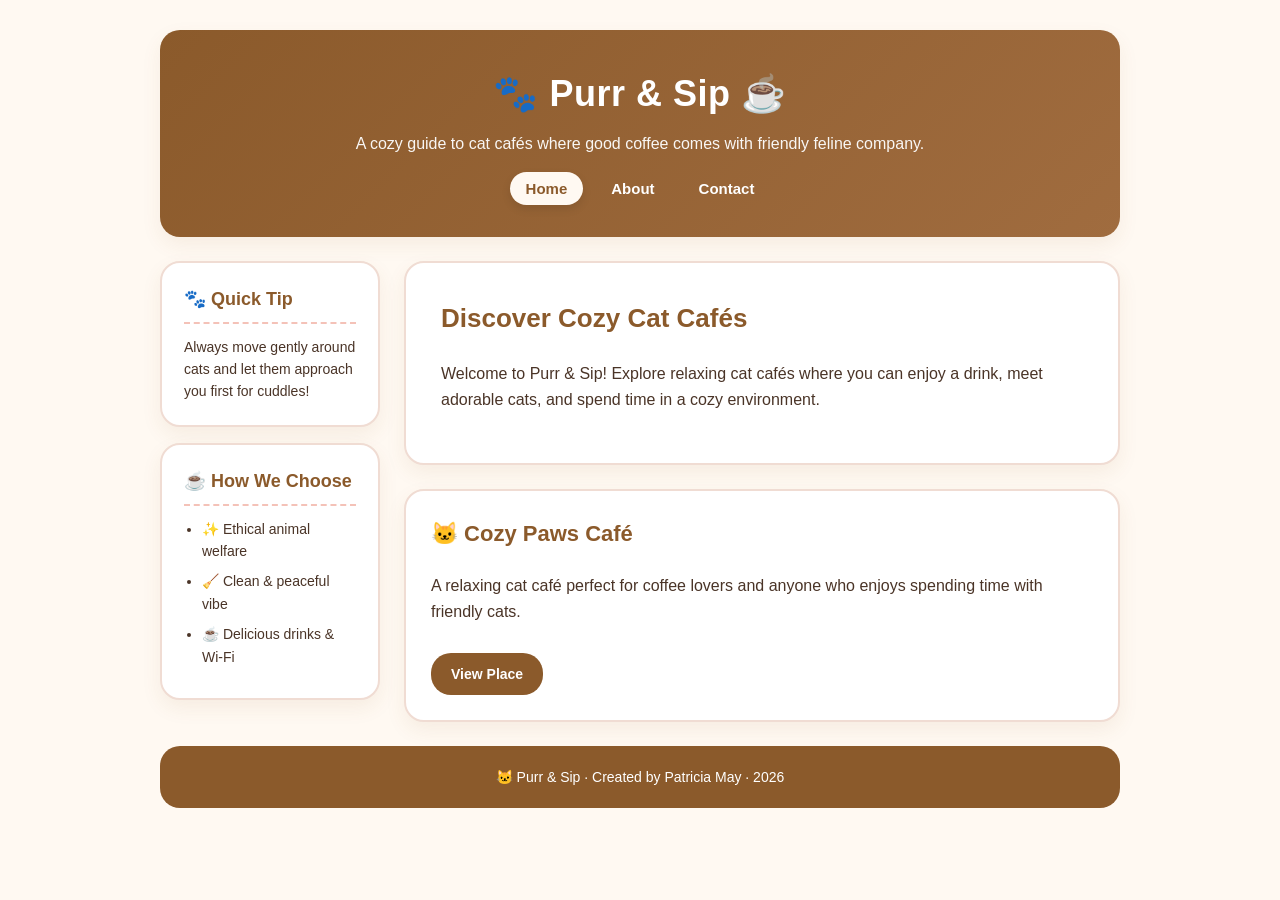
<file: index.html>
<!DOCTYPE html>
<html lang="en">
<head>
    <meta charset="UTF-8">
    <meta name="viewport" content="width=device-width, initial-scale=1.0">
    <title>Purr & Sip | Cat Café Guide</title>
    <link rel="stylesheet" href="style.css">
</head>
<body>
    <div class="page">
        <!-- MASTHEAD -->
        <header>
            <h1>🐾 Purr & Sip ☕</h1>
            <p>A cozy guide to cat cafés where good coffee comes with friendly feline company.</p>
            <nav>
                <ul>
                    <li><a href="index.html" class="active">Home</a></li>
                    <li><a href="about.html">About</a></li>
                    <li><a href="contact.html">Contact</a></li>
                </ul>
            </nav>
        </header>

        <!-- SIDEBAR (TASK 3 REQUIREMENT) -->
        <aside>
            <div class="sidebar-card">
                <h3>🐾 Quick Tip</h3>
                <p>Always move gently around cats and let them approach you first for cuddles!</p>
            </div>
            <div class="sidebar-card">
                <h3>☕ How We Choose</h3>
                <ul>
                    <li>✨ Ethical animal welfare</li>
                    <li>🧹 Clean & peaceful vibe</li>
                    <li>☕ Delicious drinks & Wi-Fi</li>
                </ul>
            </div>
        </aside>

        <!-- MAIN CONTENT -->
        <main>
            <section class="intro">
                <h2>Discover Cozy Cat Cafés</h2>
                <p>
                    Welcome to Purr & Sip! Explore relaxing cat cafés
                    where you can enjoy a drink, meet adorable cats,
                    and spend time in a cozy environment.
                </p>
            </section>
            <section class="places">
                <article class="place-card">
                    <h3>🐱 Cozy Paws Café</h3>
                    <p>
                        A relaxing cat café perfect for coffee lovers
                        and anyone who enjoys spending time with friendly cats.
                    </p>
                    <a href="places/purr-and-sip.html">View Place</a>
                </article>
            </section>
        </main>

        <!-- FOOTER -->
        <footer>
            <p>🐱 Purr & Sip &middot; Created by Patricia May &middot; 2026</p>
        </footer>
    </div>
</body>
</html>
</file>
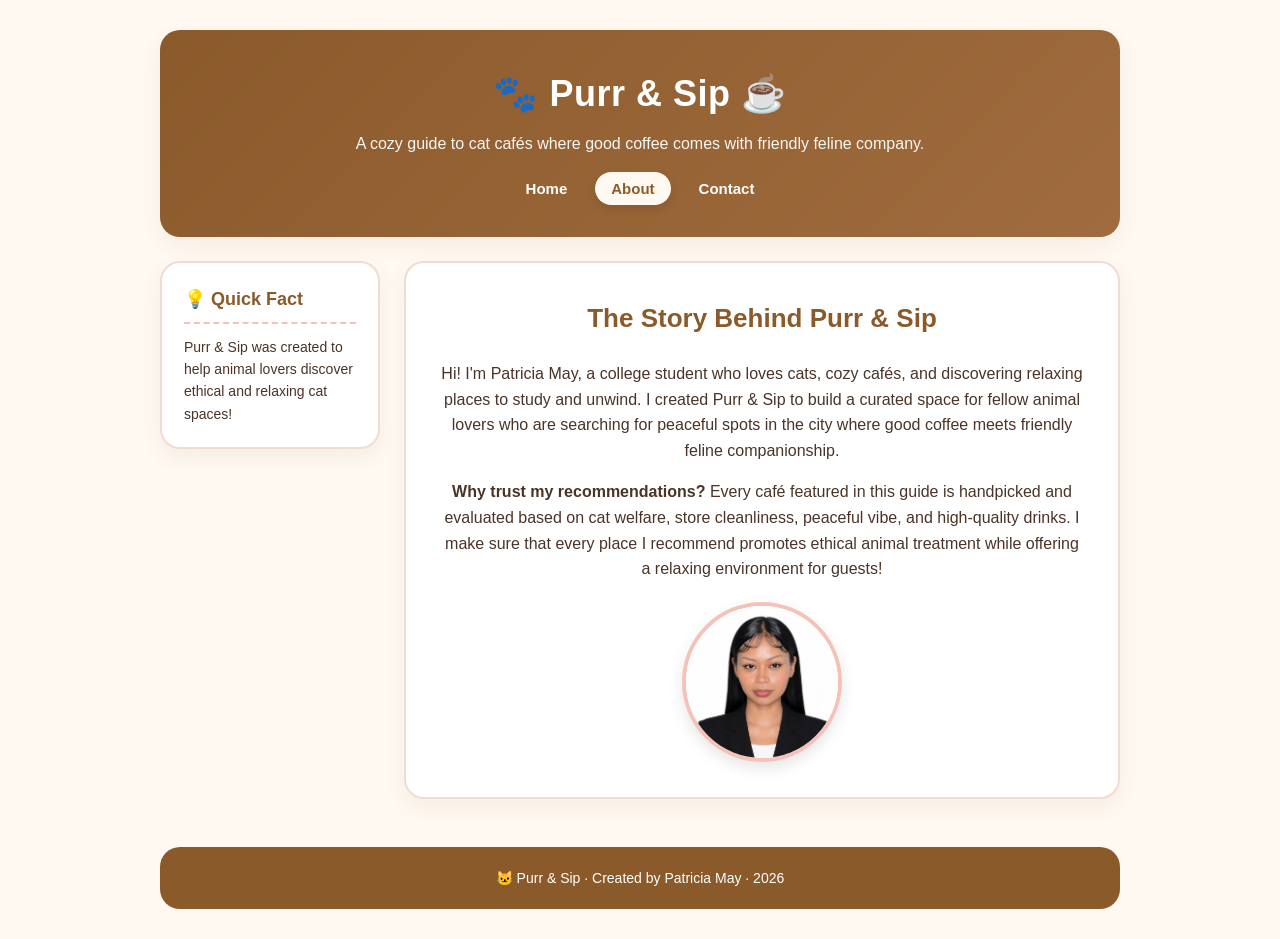
<file: about.html>
<!DOCTYPE html>
<html lang="en">
<head>
    <meta charset="UTF-8">
    <meta name="viewport" content="width=device-width, initial-scale=1.0">
    <title>About | Purr & Sip</title>
    <link rel="stylesheet" href="style.css">
</head>
<body>
    <div class="page">
        <!-- MASTHEAD -->
        <header>
            <h1>🐾 Purr & Sip ☕</h1>
            <p>A cozy guide to cat cafés where good coffee comes with friendly feline company.</p>
            <nav>
                <ul>
                    <li><a href="index.html">Home</a></li>
                    <li><a href="about.html" class="active">About</a></li>
                    <li><a href="contact.html">Contact</a></li>
                </ul>
            </nav>
        </header>

        <!-- SIDEBAR -->
        <aside>
            <div class="sidebar-card">
                <h3>💡 Quick Fact</h3>
                <p>Purr & Sip was created to help animal lovers discover ethical and relaxing cat spaces!</p>
            </div>
        </aside>

        <!-- MAIN -->
        <main>
            <section class="owner">
                <h2>The Story Behind Purr & Sip</h2>
                <p>
                    Hi! I'm Patricia May, a college student who loves
                    cats, cozy cafés, and discovering relaxing places to
                    study and unwind. I created Purr & Sip to build a
                    curated space for fellow animal lovers who are
                    searching for peaceful spots in the city where good
                    coffee meets friendly feline companionship.
                </p>
                <p>
                    <strong>Why trust my recommendations?</strong>
                    Every café featured in this guide is handpicked
                    and evaluated based on cat welfare, store cleanliness,
                    peaceful vibe, and high-quality drinks. I make sure
                    that every place I recommend promotes ethical animal
                    treatment while offering a relaxing environment for guests!
                </p>
                <img src="owner.jpg" alt="Photo of Patricia May">
            </section>
        </main>

        <!-- FOOTER -->
        <footer>
            <p>🐱 Purr & Sip &middot; Created by Patricia May &middot; 2026</p>
        </footer>
    </div>
</body>
</html>
</file>
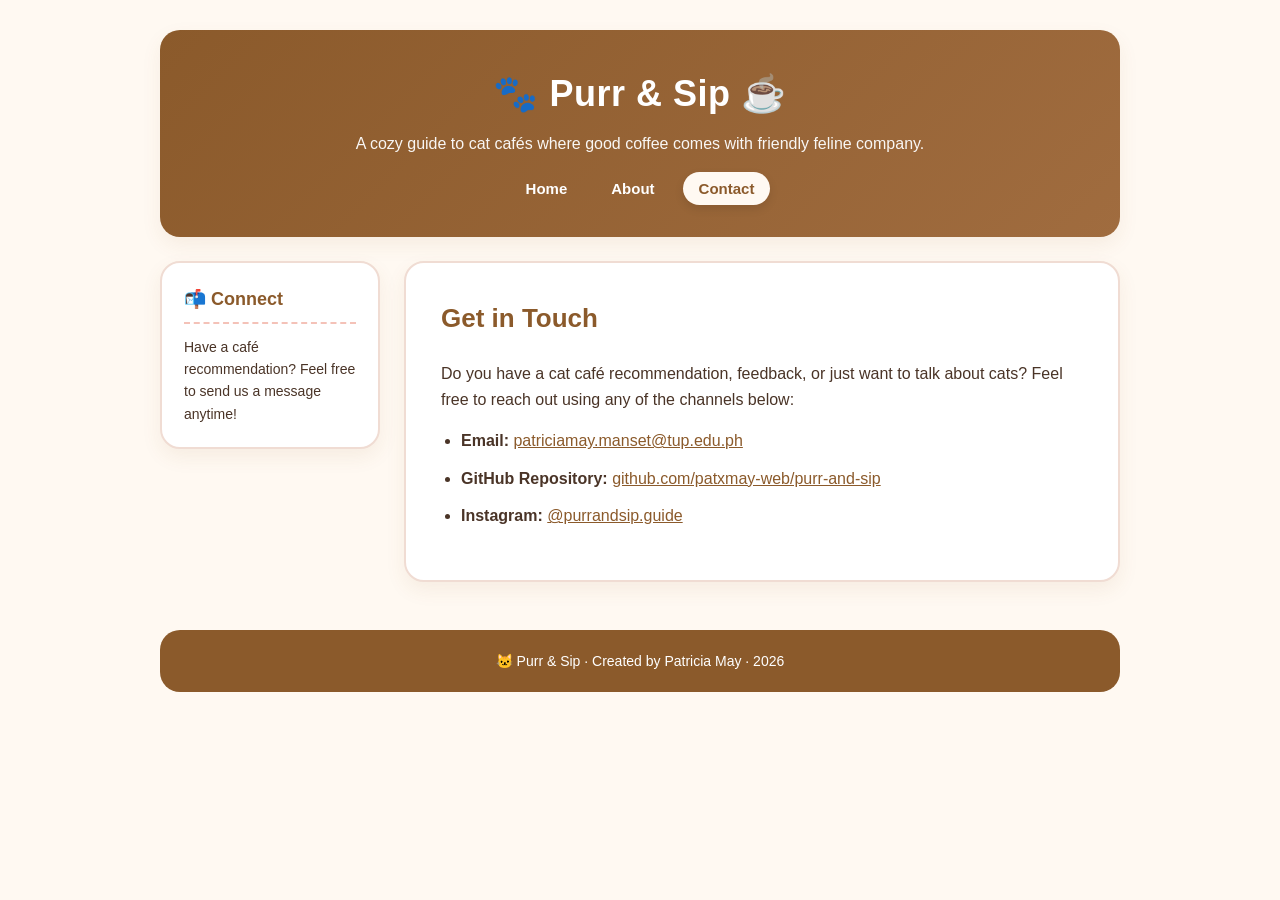
<file: contact.html>
<!DOCTYPE html>
<html lang="en">
<head>
    <meta charset="UTF-8">
    <meta name="viewport" content="width=device-width, initial-scale=1.0">
    <title>Contact | Purr & Sip</title>
    <link rel="stylesheet" href="style.css">
</head>
<body>
    <div class="page">
        <!-- MASTHEAD -->
        <header>
            <h1>🐾 Purr & Sip ☕</h1>
            <p>A cozy guide to cat cafés where good coffee comes with friendly feline company.</p>
            <nav>
                <ul>
                    <li><a href="index.html">Home</a></li>
                    <li><a href="about.html">About</a></li>
                    <li><a href="contact.html" class="active">Contact</a></li>
                </ul>
            </nav>
        </header>

        <!-- SIDEBAR -->
        <aside>
            <div class="sidebar-card">
                <h3>📬 Connect</h3>
                <p>Have a café recommendation? Feel free to send us a message anytime!</p>
            </div>
        </aside>

        <!-- MAIN -->
        <main>
            <section class="contact-section">
                <h2>Get in Touch</h2>
                <p>
                    Do you have a cat café recommendation, feedback,
                    or just want to talk about cats? Feel free to reach
                    out using any of the channels below:
                </p>
                <ul class="contact-list">
                    <li>
                        <strong>Email:</strong>
                        <a href="mailto:patriciamay.manset@tup.edu.ph">
                            patriciamay.manset@tup.edu.ph
                        </a>
                    </li>
                    <li>
                        <strong>GitHub Repository:</strong>
                        <a href="https://github.com/patxmay-web/purr-and-sip" target="_blank">
                            github.com/patxmay-web/purr-and-sip
                        </a>
                    </li>
                    <li>
                        <strong>Instagram:</strong>
                        <a href="https://instagram.com" target="_blank">
                            @purrandsip.guide
                        </a>
                    </li>
                </ul>
            </section>
        </main>

        <!-- FOOTER -->
        <footer>
            <p>🐱 Purr & Sip &middot; Created by Patricia May &middot; 2026</p>
        </footer>
    </div>
</body>
</html>
</file>
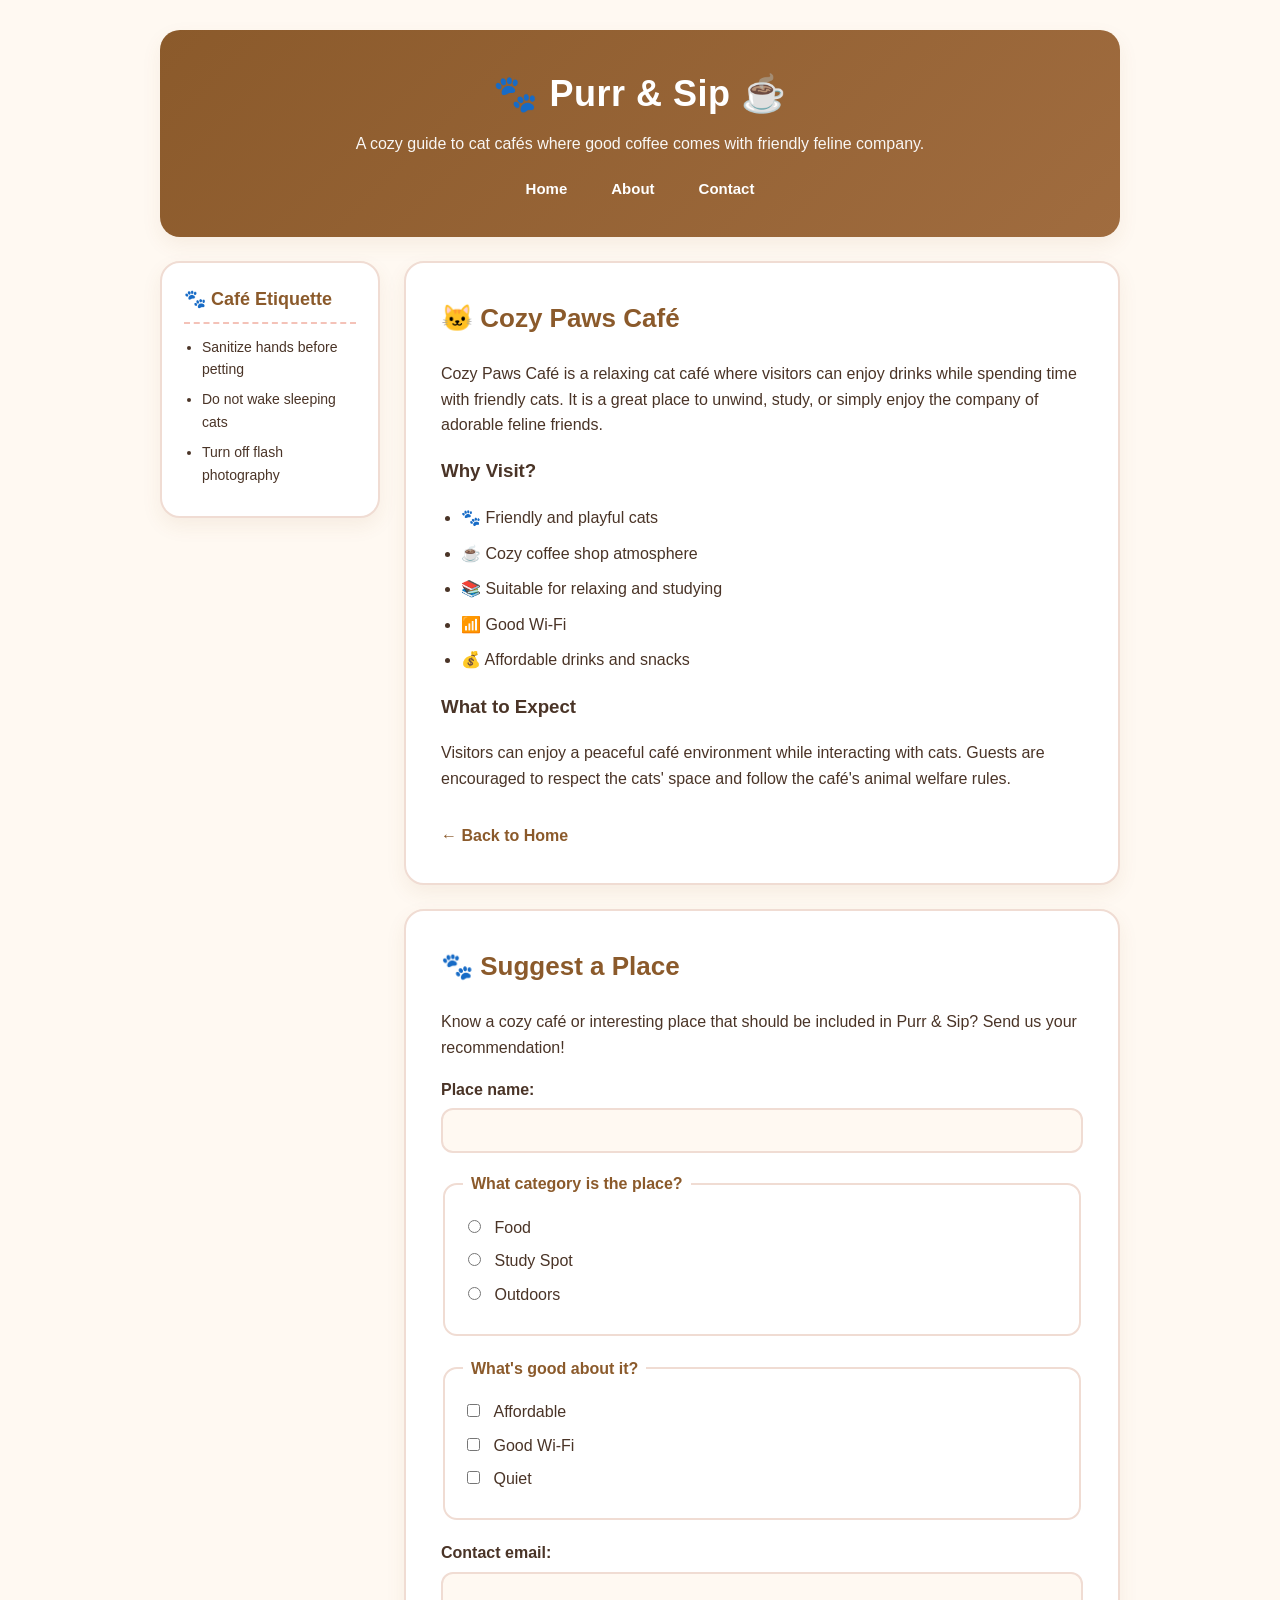
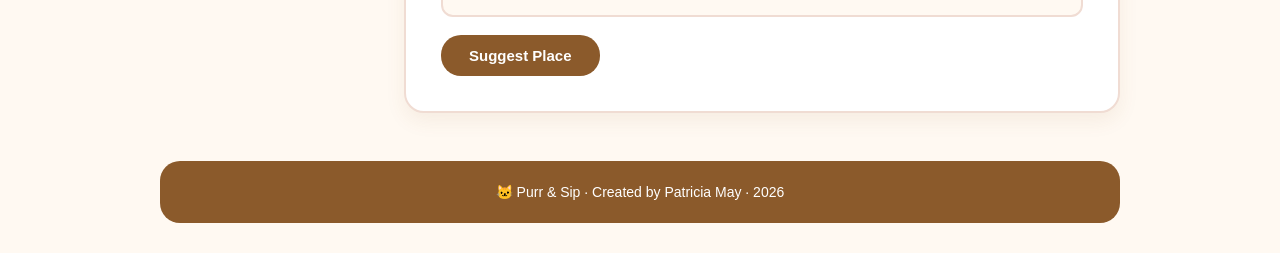
<file: places/purr-and-sip.html>
<!DOCTYPE html>
<html lang="en">
<head>
    <meta charset="UTF-8">
    <meta name="viewport" content="width=device-width, initial-scale=1.0">
    <title>Cozy Paws Café | Purr & Sip</title>
    <link rel="stylesheet" href="../style.css">
</head>
<body>
    <div class="page">
        <!-- MASTHEAD -->
        <header>
            <h1>🐾 Purr & Sip ☕</h1>
            <p>A cozy guide to cat cafés where good coffee comes with friendly feline company.</p>
            <nav>
                <ul>
                    <li><a href="../index.html">Home</a></li>
                    <li><a href="../about.html">About</a></li>
                    <li><a href="../contact.html">Contact</a></li>
                </ul>
            </nav>
        </header>

        <!-- SIDEBAR -->
        <aside>
            <div class="sidebar-card">
                <h3>🐾 Café Etiquette</h3>
                <ul>
                    <li>Sanitize hands before petting</li>
                    <li>Do not wake sleeping cats</li>
                    <li>Turn off flash photography</li>
                </ul>
            </div>
        </aside>

        <!-- MAIN -->
        <main>
            <section class="place-section">
                <h2>🐱 Cozy Paws Café</h2>
                <p>
                    Cozy Paws Café is a relaxing cat café where visitors
                    can enjoy drinks while spending time with friendly cats.
                    It is a great place to unwind, study, or simply enjoy
                    the company of adorable feline friends.
                </p>
                <h3>Why Visit?</h3>
                <ul class="details">
                    <li>🐾 Friendly and playful cats</li>
                    <li>☕ Cozy coffee shop atmosphere</li>
                    <li>📚 Suitable for relaxing and studying</li>
                    <li>📶 Good Wi-Fi</li>
                    <li>💰 Affordable drinks and snacks</li>
                </ul>
                <h3>What to Expect</h3>
                <p>
                    Visitors can enjoy a peaceful café environment while
                    interacting with cats. Guests are encouraged to respect
                    the cats' space and follow the café's animal welfare rules.
                </p>
                <a class="back-link" href="../index.html">← Back to Home</a>
            </section>

            <section class="suggest-section">
                <h2>🐾 Suggest a Place</h2>
                <p>
                    Know a cozy café or interesting place that should be
                    included in Purr & Sip? Send us your recommendation!
                </p>
                <form>
                    <div class="form-group">
                        <label for="place-name">Place name:</label>
                        <input type="text" id="place-name" name="place-name" required>
                    </div>

                    <fieldset>
                        <legend>What category is the place?</legend>
                        <div class="choice">
                            <input type="radio" id="food" name="category" value="food">
                            <label for="food">Food</label>
                        </div>
                        <div class="choice">
                            <input type="radio" id="study" name="category" value="study">
                            <label for="study">Study Spot</label>
                        </div>
                        <div class="choice">
                            <input type="radio" id="outdoors" name="category" value="outdoors">
                            <label for="outdoors">Outdoors</label>
                        </div>
                    </fieldset>

                    <fieldset>
                        <legend>What's good about it?</legend>
                        <div class="choice">
                            <input type="checkbox" id="affordable" name="good" value="affordable">
                            <label for="affordable">Affordable</label>
                        </div>
                        <div class="choice">
                            <input type="checkbox" id="wifi" name="good" value="wifi">
                            <label for="wifi">Good Wi-Fi</label>
                        </div>
                        <div class="choice">
                            <input type="checkbox" id="quiet" name="good" value="quiet">
                            <label for="quiet">Quiet</label>
                        </div>
                    </fieldset>

                    <div class="form-group">
                        <label for="email">Contact email:</label>
                        <input type="email" id="email" name="email" required>
                    </div>

                    <button type="submit">Suggest Place</button>
                </form>
            </section>
        </main>

        <!-- FOOTER -->
        <footer>
            <p>🐱 Purr & Sip &middot; Created by Patricia May &middot; 2026</p>
        </footer>
    </div>
</body>
</html>
</file>
<file: style.css>
/* =========================================================
   1. VARIABLES & THEME SETUP (Cutesy Warm Cat Theme)
   ========================================================= */
:root {
    --bg-cream: #fff9f2;
    --card-bg: #ffffff;
    --primary-brown: #8b5a2b;
    --soft-brown: #a06c3f;
    --accent-pink: #f4c2b8;
    --accent-peach: #fce8e3;
    --text-dark: #4a3427;
    --border-soft: #f0dcd3;
    --shadow-soft: 0 8px 20px rgba(139, 90, 43, 0.08);
    --radius-main: 20px;
}

*,
*::before,
*::after {
    box-sizing: border-box;
}

body {
    font-family: 'Segoe UI', Tahoma, Geneva, Verdana, sans-serif;
    margin: 0;
    padding: 0;
    background-color: var(--bg-cream);
    color: var(--text-dark);
    line-height: 1.6;
    overflow-x: hidden;
}

img {
    max-width: 100%;
    height: auto;
    display: block;
}

a {
    color: var(--primary-brown);
}

/* =========================================================
   2. PAGE SKELETON (TASK 3 & TASK 4: MOBILE-FIRST GRID)
   ========================================================= */

/* Base Layout (Mobile First): Single column stacked */
.page {
    display: grid;
    grid-template-columns: 1fr;
    grid-template-areas:
        "masthead"
        "main"
        "side"
        "foot";
    gap: 20px;
    max-width: 1000px;
    margin: 0 auto;
    padding: 15px;
}

/* Region Assignments */
header { grid-area: masthead; }
aside  { grid-area: side; }
main   { grid-area: main; }
footer { grid-area: foot; }

/* Enhance at Tablet and Up (min-width: 700px) */
@media (min-width: 700px) {
    .page {
        grid-template-columns: 220px 1fr;
        grid-template-areas:
            "masthead masthead"
            "side     main"
            "foot     foot";
        padding: 30px 20px;
        gap: 24px;
    }
}

/* =========================================================
   3. COMPONENTS & STYLES
   ========================================================= */

/* Header (Uses Flexbox for Nav Component) */
header {
    background-color: var(--primary-brown);
    background-image: linear-gradient(135deg, var(--primary-brown), var(--soft-brown));
    color: white;
    text-align: center;
    padding: 35px 20px;
    border-radius: var(--radius-main);
    box-shadow: var(--shadow-soft);
}

header h1 {
    font-size: 36px;
    margin: 0 0 8px;
    letter-spacing: 0.5px;
}

header p {
    font-size: 16px;
    margin: 0 0 20px;
    opacity: 0.95;
}

/* Flexbox Navigation */
nav ul {
    list-style: none;
    padding: 0;
    margin: 0;
    display: flex;
    justify-content: center;
    gap: 12px;
    flex-wrap: wrap;
}

nav a {
    color: white;
    text-decoration: none;
    font-weight: bold;
    font-size: 15px;
    padding: 8px 16px;
    border-radius: 20px;
    transition: all 0.25s ease;
}

nav a:hover,
nav a.active {
    background-color: var(--bg-cream);
    color: var(--primary-brown);
    box-shadow: 0 4px 10px rgba(0, 0, 0, 0.1);
}

/* Sidebar (<aside>) */
aside {
    display: flex;
    flex-direction: column;
    gap: 16px;
}

.sidebar-card {
    background-color: var(--card-bg);
    padding: 22px;
    border-radius: var(--radius-main);
    box-shadow: var(--shadow-soft);
    border: 2px solid var(--border-soft);
}

.sidebar-card h3 {
    color: var(--primary-brown);
    margin-top: 0;
    margin-bottom: 12px;
    font-size: 18px;
    border-bottom: 2px dashed var(--accent-pink);
    padding-bottom: 8px;
}

.sidebar-card ul {
    padding-left: 18px;
    margin: 0;
}

.sidebar-card li {
    margin-bottom: 8px;
    font-size: 14px;
}

.sidebar-card p {
    font-size: 14px;
    margin: 0;
}

/* Main Region Sections */
main {
    width: 100%;
}

.intro,
.place-section,
.suggest-section,
.owner,
.contact-section {
    background-color: var(--card-bg);
    padding: 25px;
    border-radius: var(--radius-main);
    box-shadow: var(--shadow-soft);
    border: 2px solid var(--border-soft);
    margin-bottom: 24px;
}

@media (min-width: 700px) {
    .intro,
    .place-section,
    .suggest-section,
    .owner,
    .contact-section {
        padding: 35px;
    }
}

.intro h2,
.place-section h2,
.suggest-section h2,
.owner h2,
.contact-section h2 {
    color: var(--primary-brown);
    font-size: 26px;
    margin-top: 0;
}

/* Place Cards Grid Container */
.places {
    display: grid;
    grid-template-columns: repeat(auto-fit, minmax(240px, 1fr));
    gap: 20px;
}

.place-card {
    background-color: var(--card-bg);
    padding: 25px;
    border-radius: var(--radius-main);
    box-shadow: var(--shadow-soft);
    border: 2px solid var(--border-soft);
    transition: transform 0.2s ease;
}

.place-card:hover {
    transform: translateY(-3px);
}

.place-card h3 {
    color: var(--primary-brown);
    margin-top: 0;
    font-size: 22px;
}

.place-card a {
    display: inline-block;
    background-color: var(--primary-brown);
    color: white;
    text-decoration: none;
    padding: 10px 20px;
    border-radius: 20px;
    margin-top: 12px;
    font-weight: bold;
    font-size: 14px;
    transition: background-color 0.2s;
}

.place-card a:hover {
    background-color: var(--soft-brown);
}

/* Form Styles */
.form-group {
    margin-bottom: 18px;
}

label {
    display: block;
    font-weight: bold;
    margin-bottom: 6px;
}

input[type="text"],
input[type="email"] {
    width: 100%;
    padding: 12px;
    border: 2px solid var(--border-soft);
    border-radius: 12px;
    font-size: 15px;
    background-color: var(--bg-cream);
    color: var(--text-dark);
    outline: none;
}

input[type="text"]:focus,
input[type="email"]:focus {
    border-color: var(--primary-brown);
}

fieldset {
    border: 2px solid var(--border-soft);
    border-radius: 14px;
    padding: 18px;
    margin-bottom: 20px;
}

legend {
    font-weight: bold;
    color: var(--primary-brown);
    padding: 0 8px;
}

.choice {
    margin-bottom: 8px;
}

.choice label {
    display: inline;
    font-weight: normal;
    margin-left: 6px;
}

button {
    background-color: var(--primary-brown);
    color: white;
    border: none;
    padding: 12px 28px;
    border-radius: 20px;
    font-size: 15px;
    font-weight: bold;
    cursor: pointer;
    transition: background-color 0.2s;
}

button:hover {
    background-color: var(--soft-brown);
}

.details {
    padding-left: 20px;
}

.details li {
    margin-bottom: 10px;
}

.back-link {
    display: inline-block;
    margin-top: 15px;
    color: var(--primary-brown);
    font-weight: bold;
    text-decoration: none;
}

.back-link:hover {
    text-decoration: underline;
}

.owner {
    text-align: center;
}

.owner img {
    width: 160px;
    height: 160px;
    object-fit: cover;
    border-radius: 50%;
    margin: 20px auto 0;
    border: 4px solid var(--accent-pink);
    box-shadow: 0 6px 15px rgba(0, 0, 0, 0.1);
}

.contact-list {
    padding-left: 20px;
}

.contact-list li {
    margin-bottom: 12px;
}

/* Footer */
footer {
    text-align: center;
    background-color: var(--primary-brown);
    color: white;
    padding: 20px;
    border-radius: var(--radius-main);
}

footer p {
    margin: 0;
    font-size: 14px;
}
</file>
